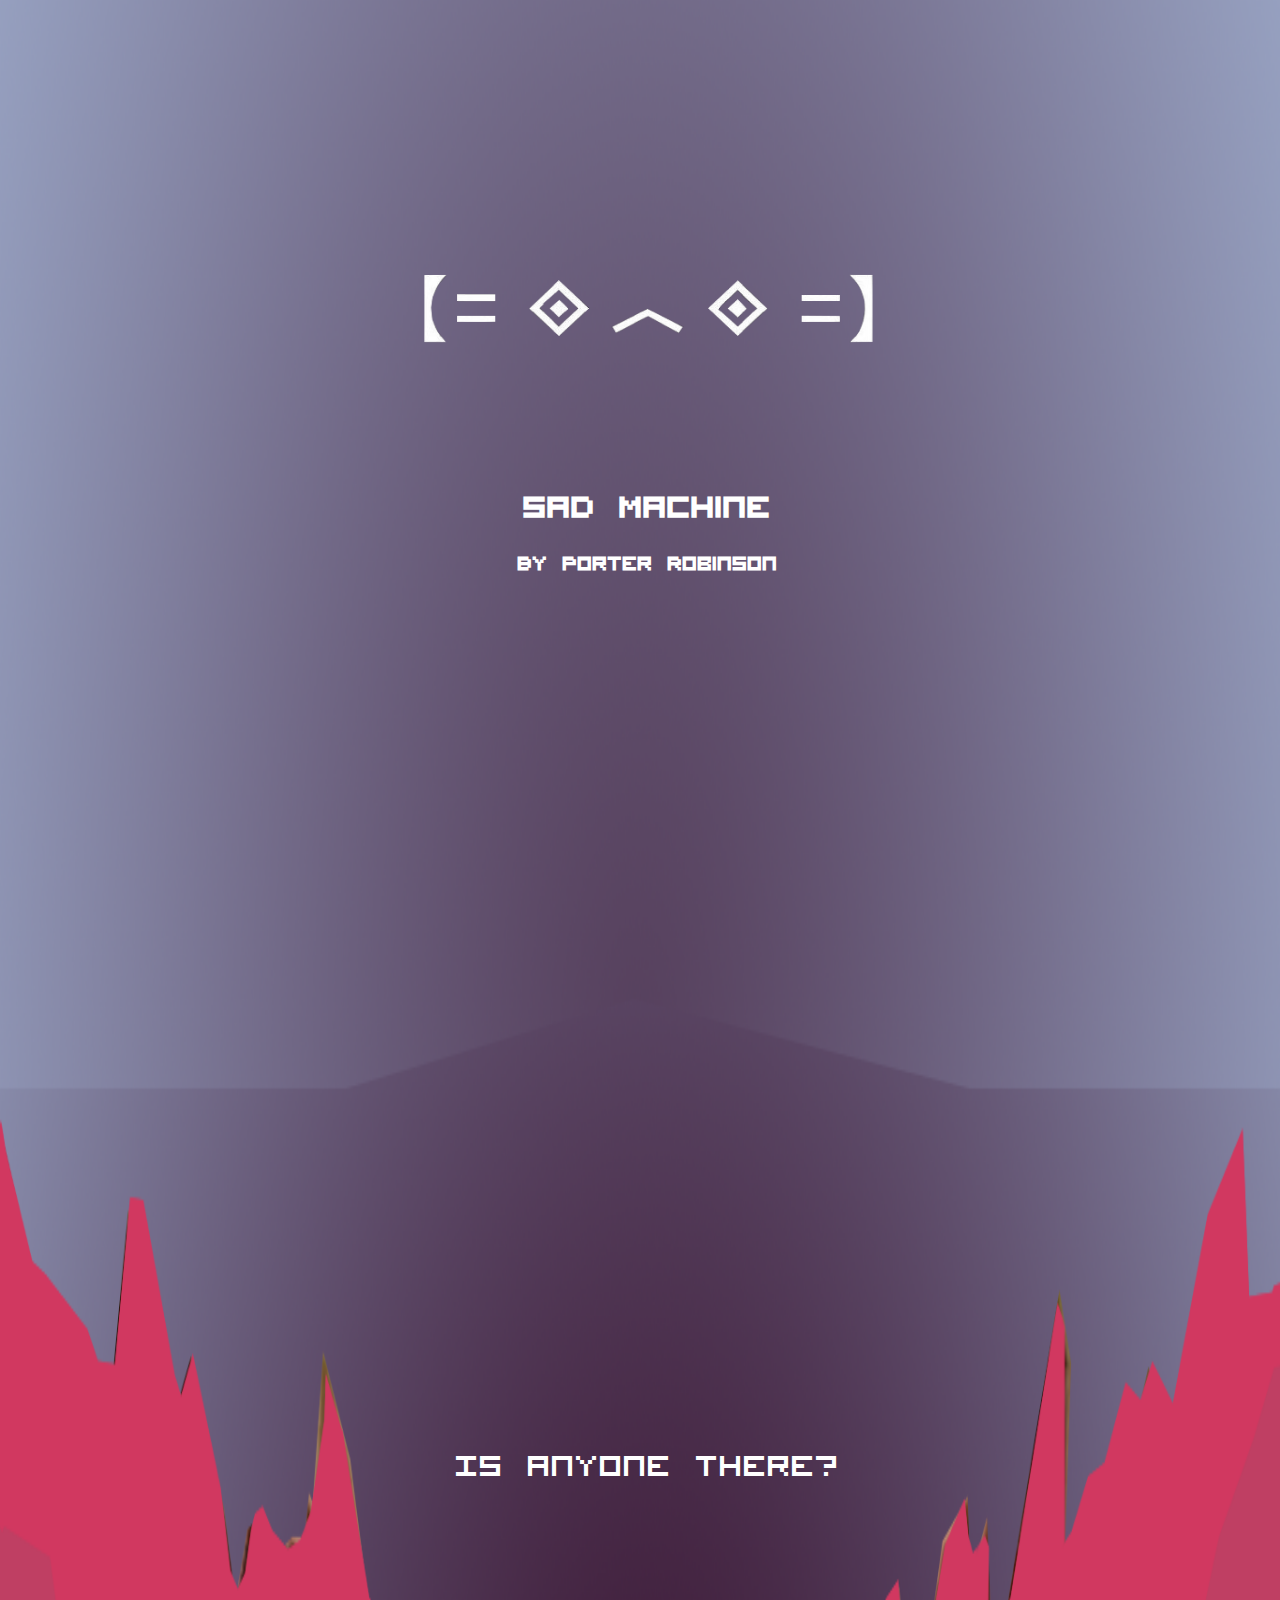
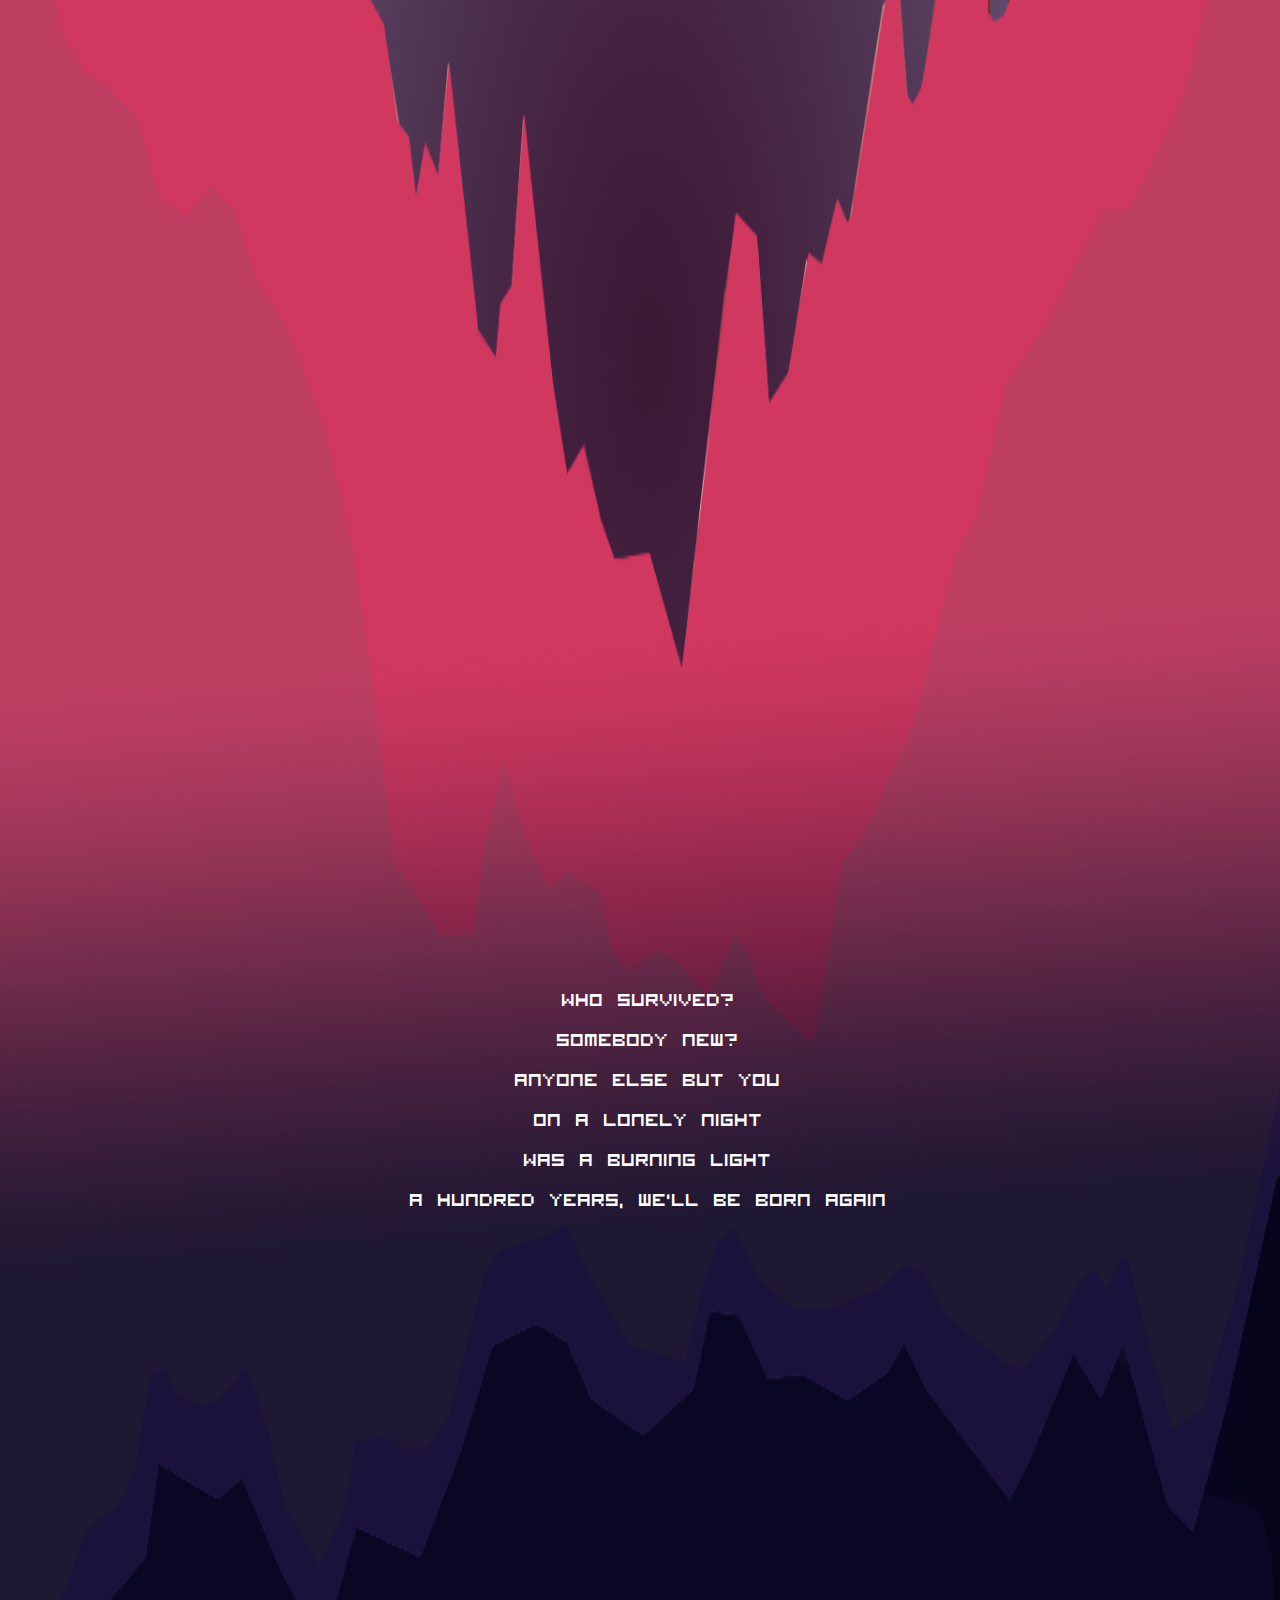
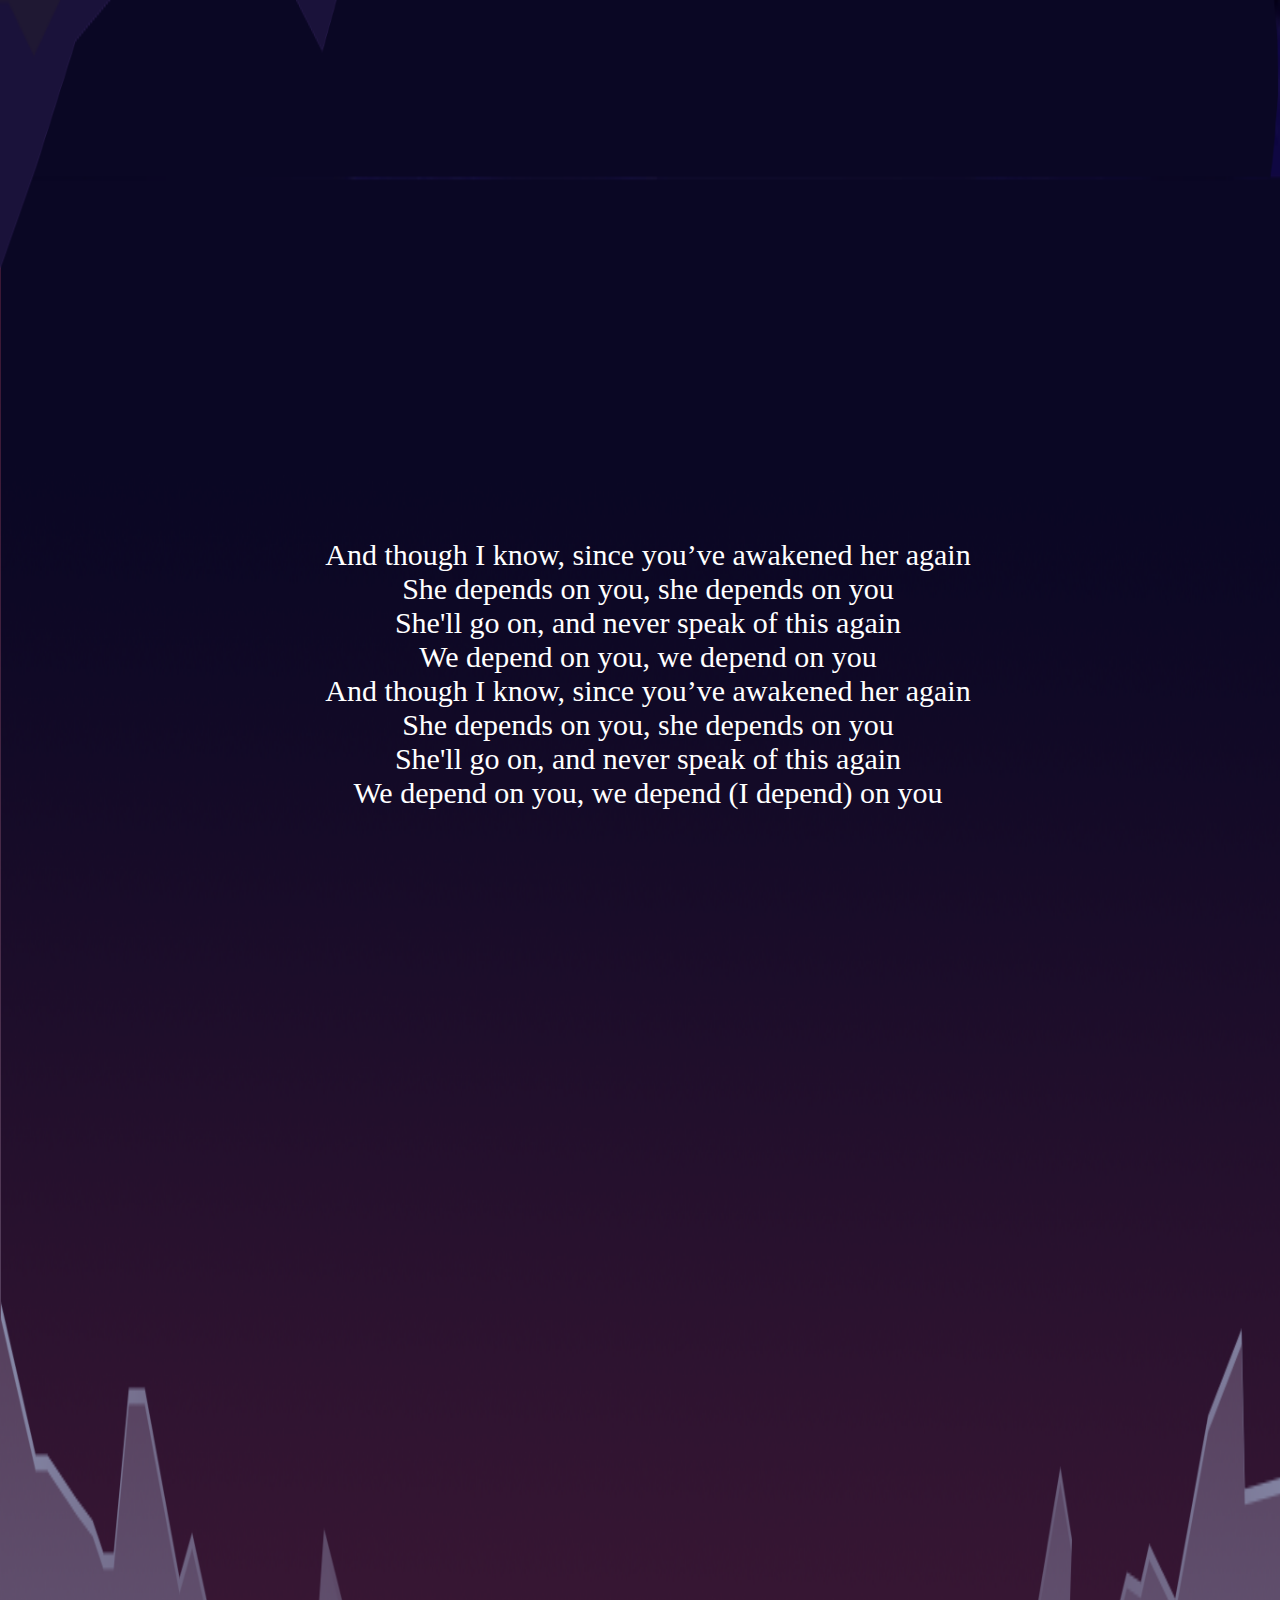
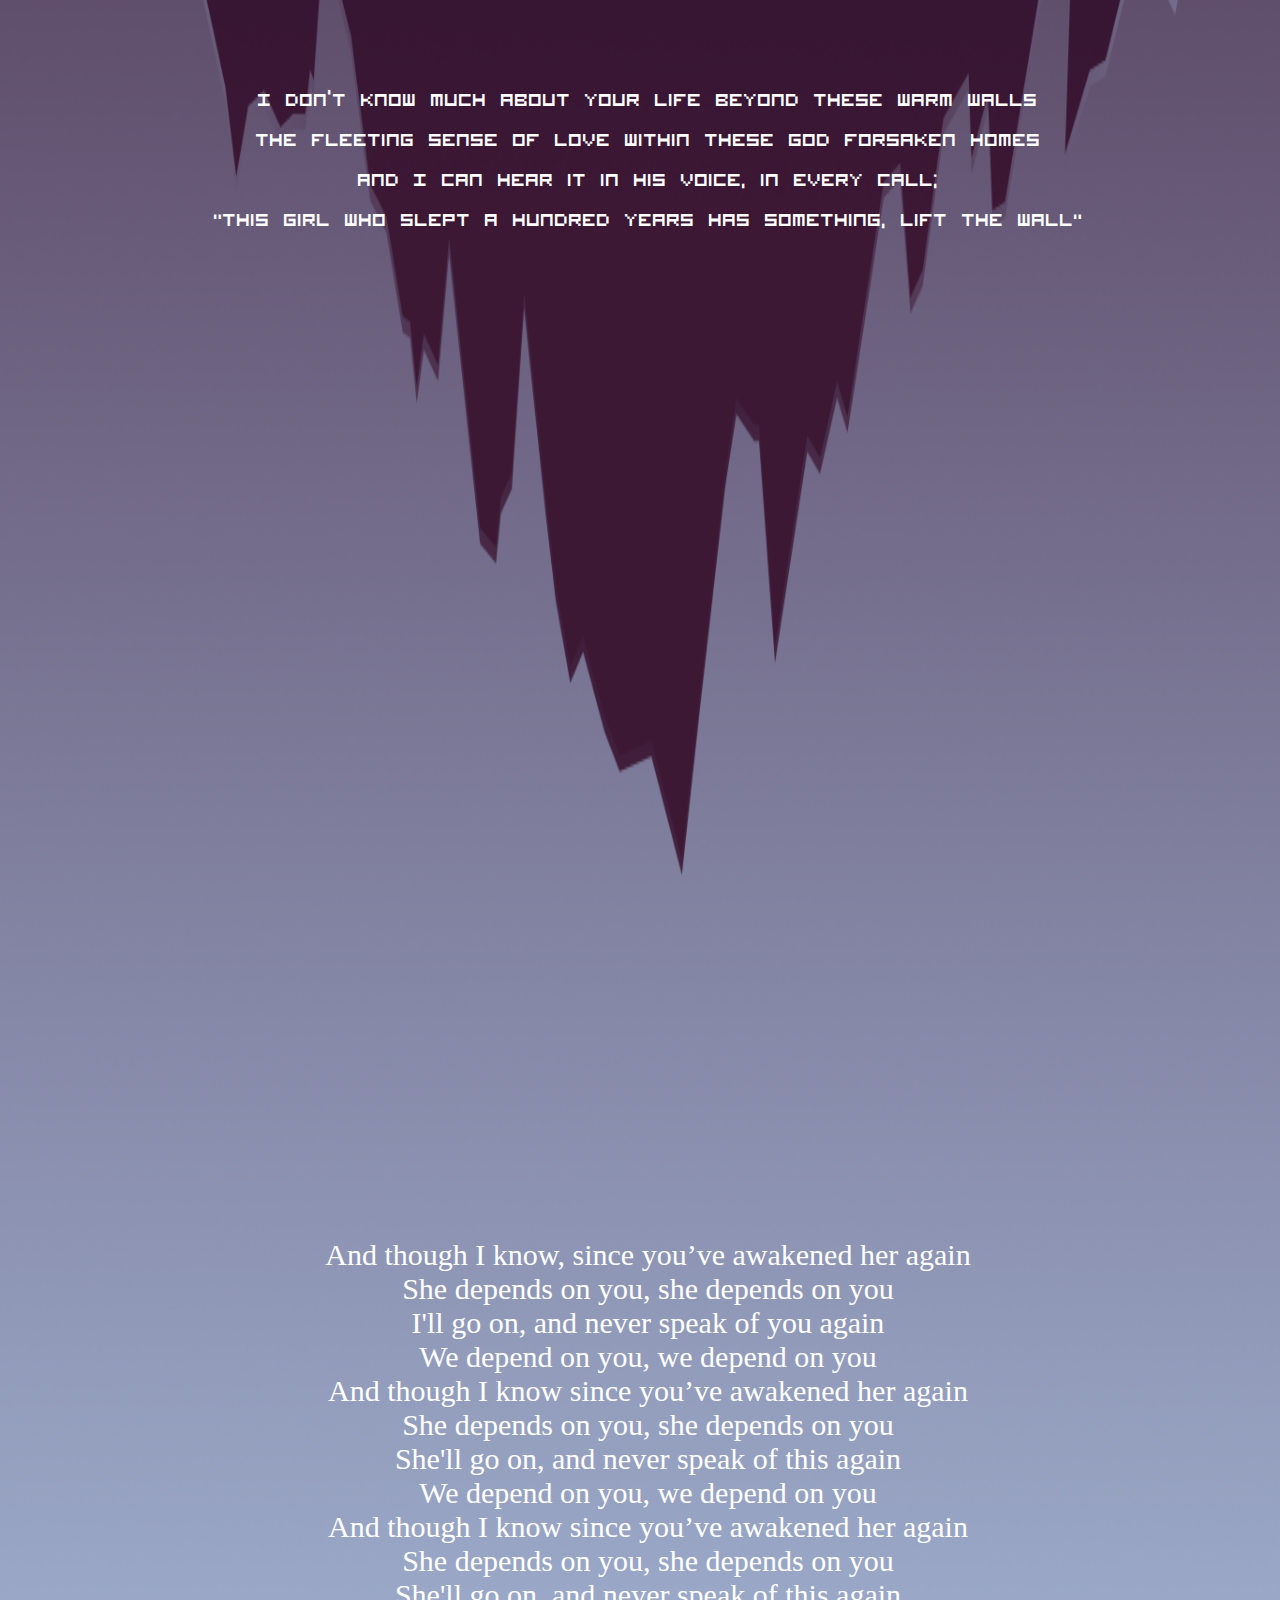
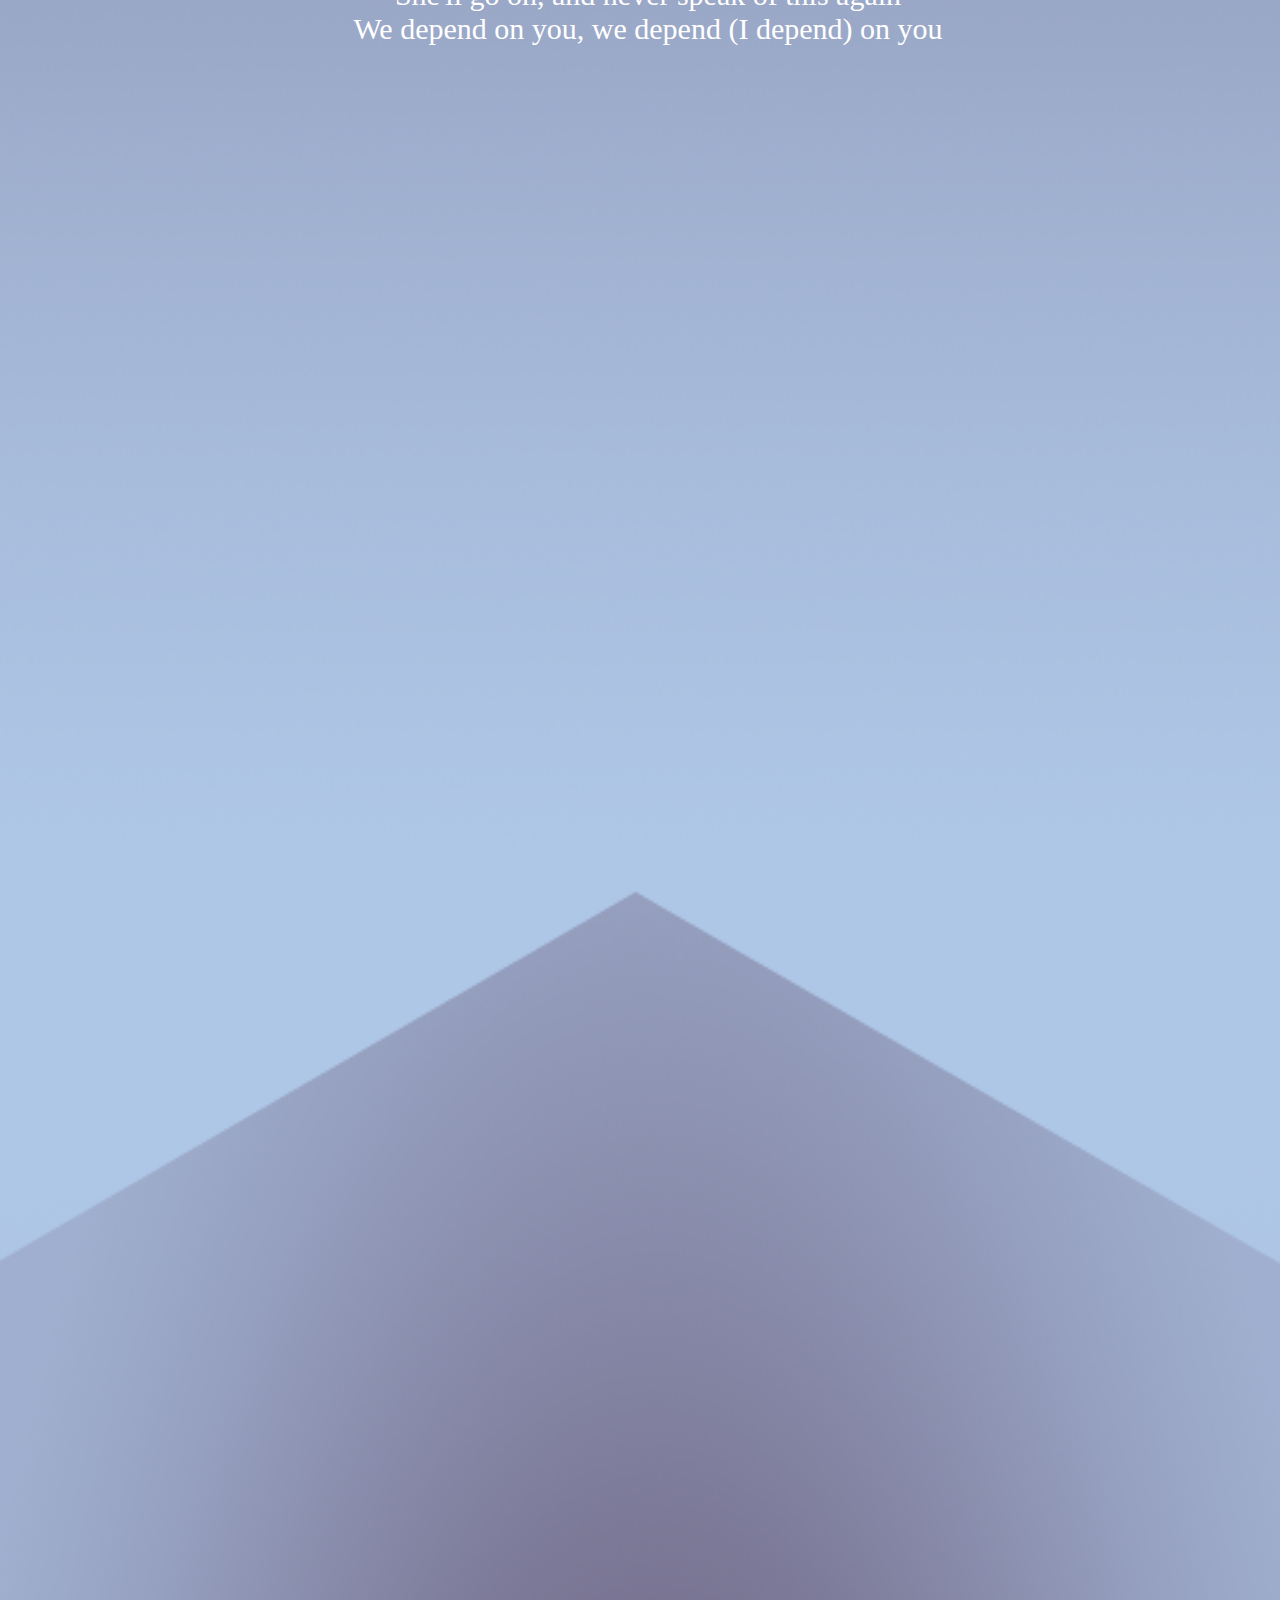
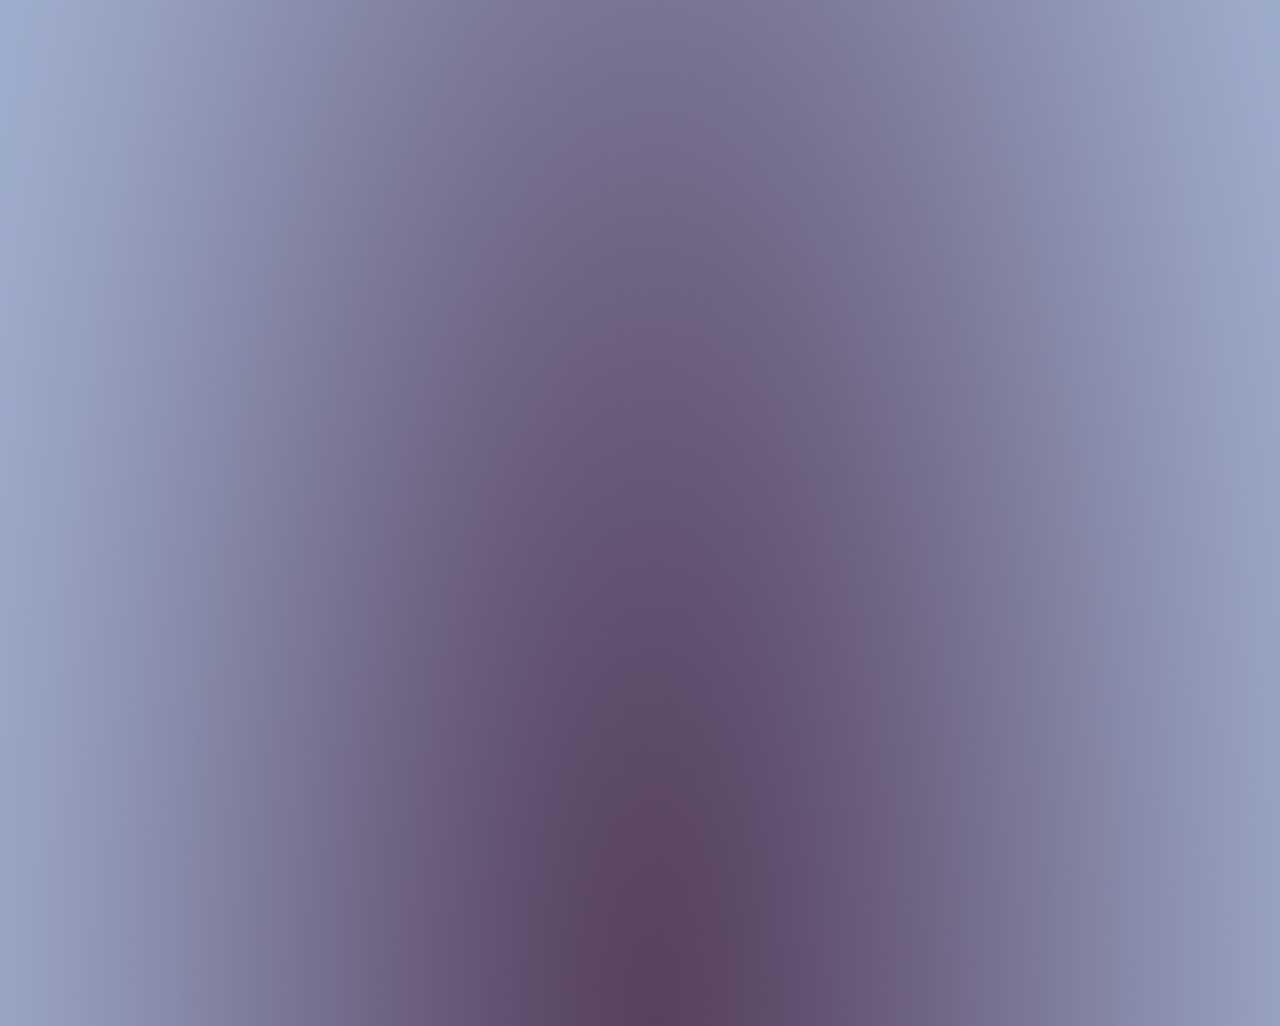
<file: lyrics/index.html>
<!DOCTYPE html>
<html>
  <head>
    <meta charset="UTF-8">
    <title>Nick Rogers Lyric Sheet</title>
    <style>

    	@font-face {
    	font-family: "Visitor";
    	src: url(visitor1.ttf);
    	}

    	@import url('https://fonts.googleapis.com/css?family=Nothing+You+Could+Do');

    	body {
    		width: 100%;
    		padding-bottom: 200vw;
    		background-image: url(porterBackground.png);
    		background-size: 100% 100%;
    		background-repeat: no-repeat;
    		text-align: center;
    	}

    	.top, .lyric-sec {
    		display: inline-block;
    		width: 80%;
    		height: 450px;
    	}

    	.top {
    		margin-bottom: 100px;
    		margin-top: 150px;
    	}

    	.lyric-sec {
    		margin-top: 700px;
    	}

    	.logo {
    		display: inline-block;
    		width: 600px;
    		height: 300px;
    		background-image: url(porter-logo.png);
    		background-size: 100% 100%;
    	}

    	h1, h2, p {
    		color: white;
    	}

    	h1 {
    		font-size: 40px;
    		font-family: 'Visitor';
    	}

    	h2 {
    		font-size: 25px;
    		font-family: 'Visitor';
    	}

    	.robot {
    		font-size: 23px;
    		font-family: 'Visitor';
    		line-height: 40px;
    	}

    	.robot1 {
    		font-size: 40px;
    		font-family: 'Visitor';
    	}

    	.human {
    		font-size: 30px;
    		font-family: "Nothing You Could Do"
    	}

    </style>
  </head>
  <body>
  	<div class="top">
  		<div class="logo"></div>
  		<h1>Sad Machine</h1>
  		<h2>By Porter Robinson</h2>
  	</div>
  	<div class="lyric-sec">
  		<p class="robot1">Is anyone there?</p>
  	</div>
  	<div class="lyric-sec">
  		<p class="robot">Who survived?<br/>
		Somebody new?<br/>
		Anyone else but you<br/>
		On a lonely night<br/>
		Was a burning light<br/>
		A hundred years, we'll be born again</p>
  	</div>
  	<div class="lyric-sec">
  		<p class="human">
  			
		  			And though I know, since you’ve awakened her again<br/>
		She depends on you, she depends on you<br/>
		She'll go on, and never speak of this again<br/>
		We depend on you, we depend on you<br/>
		And though I know, since you’ve awakened her again<br/>
		She depends on you, she depends on you<br/>
		She'll go on, and never speak of this again<br/>
		We depend on you, we depend (I depend) on you
  		</p>
  	</div>
  	<div class="lyric-sec">
  		<p class="robot">
		  			I don’t know much about your life beyond these warm walls<br/>
		The fleeting sense of love within these God forsaken homes<br/>
		And I can hear it in his voice, in every call;<br/>
		"This girl who slept a hundred years has something, lift the wall"
  		</p>
  	</div>
  	<div class="lyric-sec">
  		<p class="human">
  			
		  			And though I know, since you’ve awakened her again<br/>
		She depends on you, she depends on you<br/>
		I'll go on, and never speak of you again<br/>
		We depend on you, we depend on you<br/>
		And though I know since you’ve awakened her again<br/>
		She depends on you, she depends on you<br/>
		She'll go on, and never speak of this again<br/>
		We depend on you, we depend on you<br/>
		And though I know since you’ve awakened her again<br/>
		She depends on you, she depends on you<br/>
		She'll go on, and never speak of this again<br/>
		We depend on you, we depend (I depend) on you
  		</p>
  	</div>
  </body>
</html>
</file>
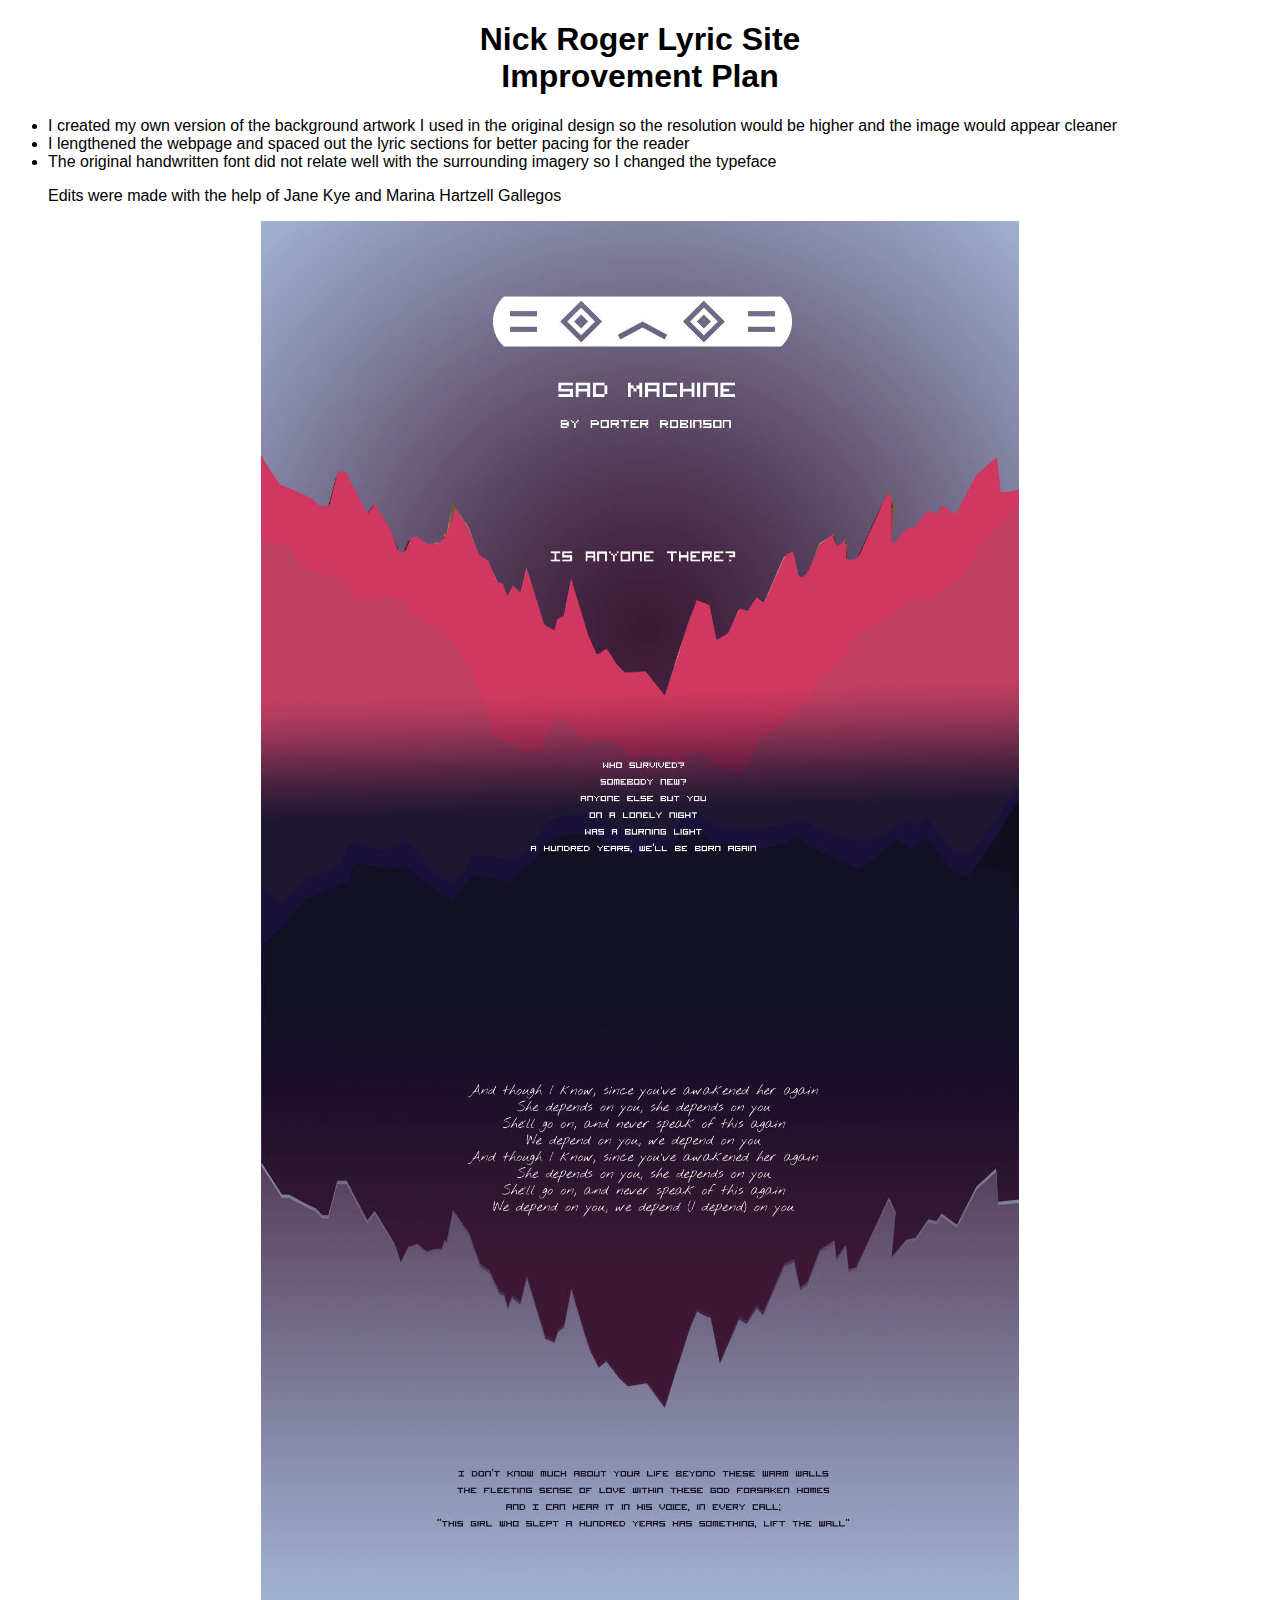
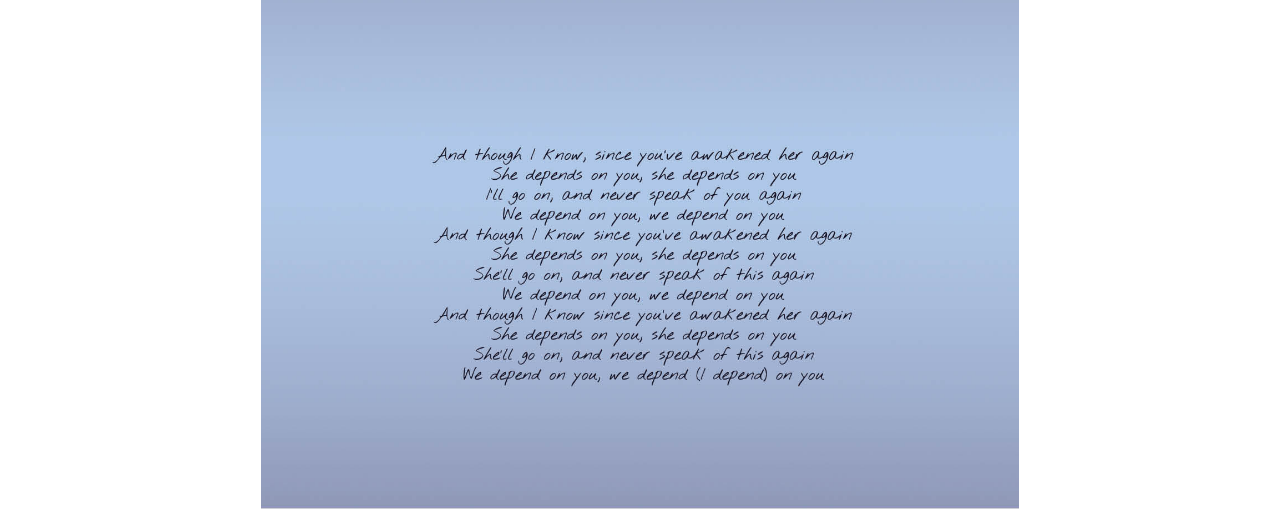
<file: lyrics/improvement-plan.html>
<!DOCTYPE html>
<html>
  <head>
    <meta charset="UTF-8">
    <title>Nick Rogers Improvement Plan</title>
  </head>
  <body style="text-align: center; font-family: sans-serif;">
  <h1>Nick Roger Lyric Site<br/>Improvement Plan</h1>
  <ul style="text-align: left;">
  	<li>I created my own version of the background artwork I used in the original design so the resolution would be higher and the image would appear cleaner</li>
  	<li>I lengthened the webpage and spaced out the lyric sections for better pacing for the reader</li>
  	<li>The original handwritten font did not relate well with the surrounding imagery so I changed the typeface</li>
  	<p>Edits were made with the help of Jane Kye and Marina Hartzell Gallegos</p>
  </ul>
  <img src="Nick_Rogers_lyric.jpg" style="width: 60%;">
  </body>
</html>
</file>
